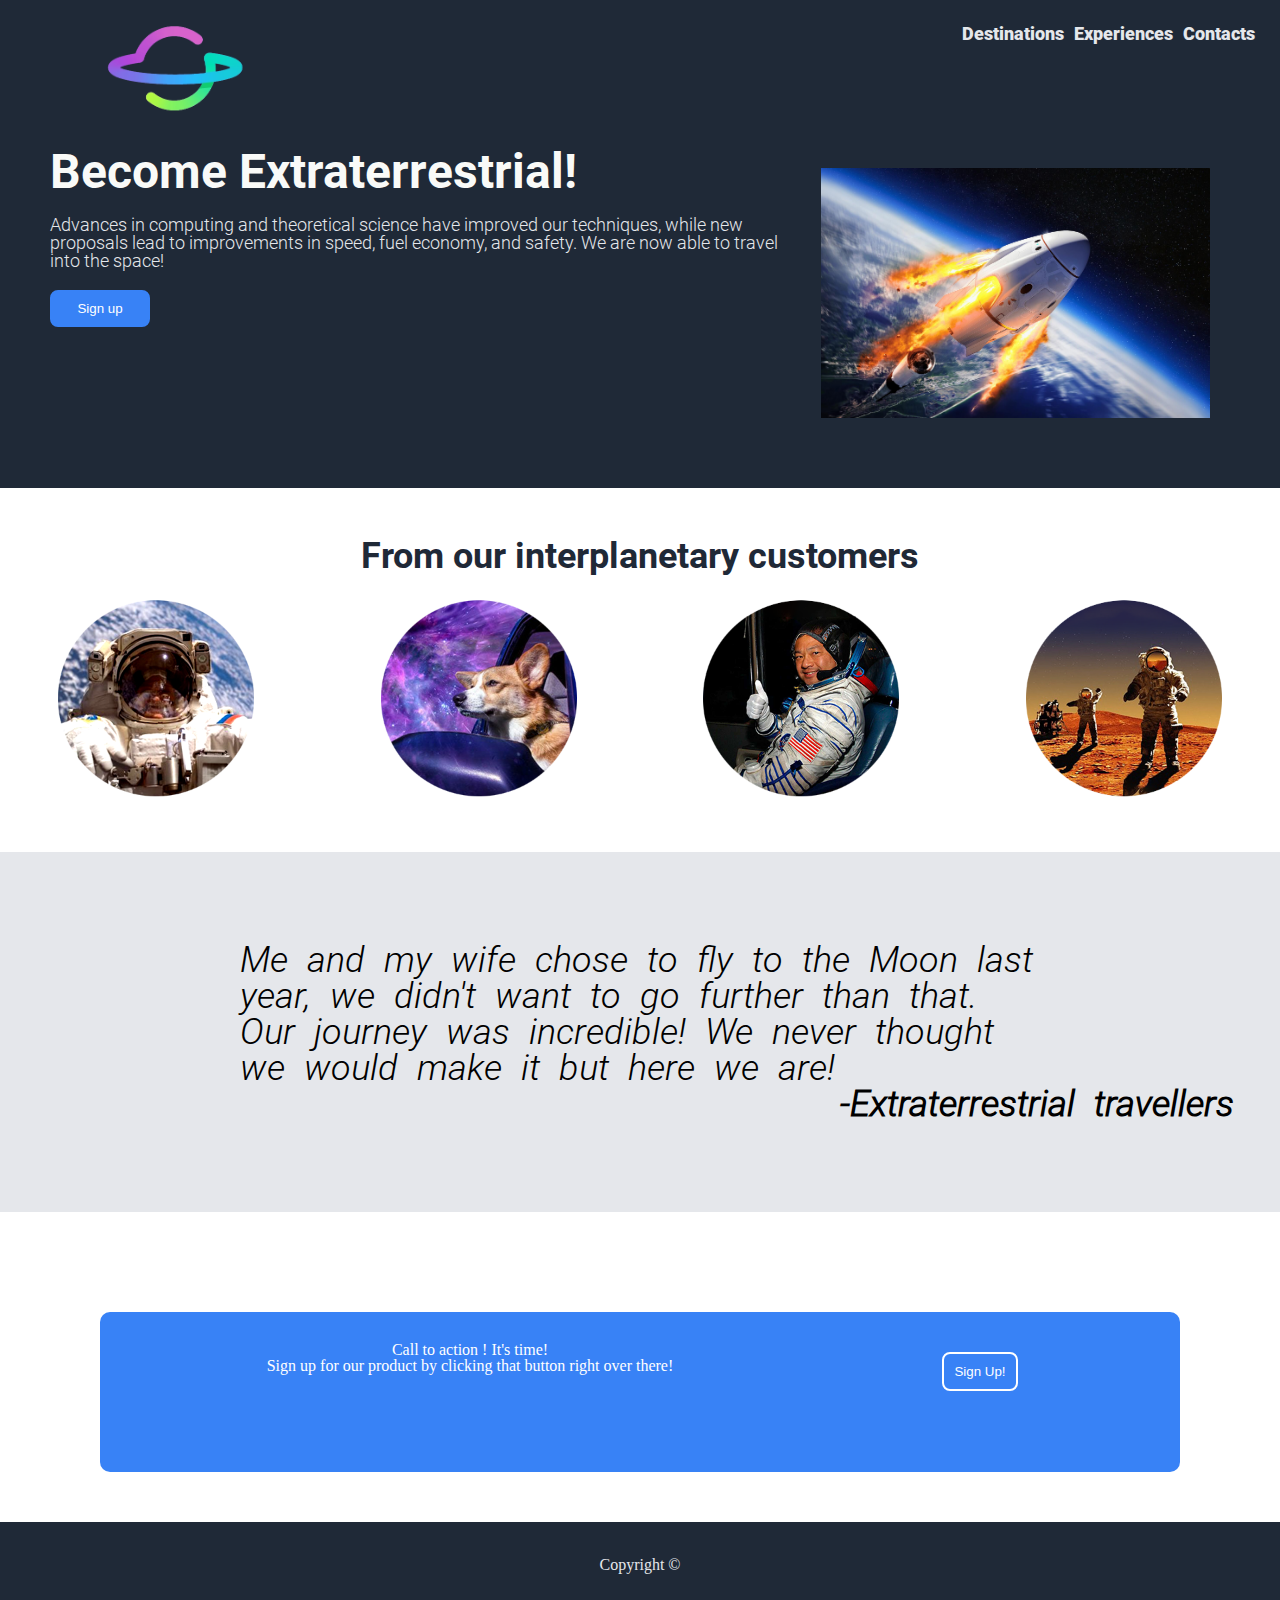
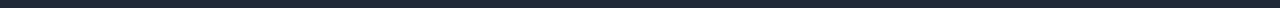
<file: index.html>
<!DOCTYPE html>
<html lang="en">
  <head>
    <meta charset="UTF-8" />
    <meta http-equiv="X-UA-Compatible" content="IE=edge" />
    <meta name="viewport" content="width=device-width, initial-scale=1.0" />
    <link rel="stylesheet" href="src/reset.css" media="screen" />
    <link rel="stylesheet" href="src/style.css" />
    <title>Site</title>
  </head>
  <body>

     <header class="hero">
      <div class="logo">
        <a href="#"> <img src="./res/logo.png" id="large-logo" /> </a>
      </div>
      <nav class="links">
        <li><a href="./pages/destinations.html"> Destinations </a></li>
        <li><a href="./pages/experiences.html"> Experiences</a></li>
        <li><a href="./pages/contacts.html"> Contacts </a></li>
      </nav>
    </header>
    <main>

      <section class="top-body">
        <div>
          <h1><strong>Become Extraterrestrial!</strong></h1>
          <h4>
            Advances in computing and theoretical science have improved our techniques, 
            while new proposals lead to improvements in speed, fuel economy, and safety.
            We are now able to travel into the space!</br>
          </h4>
        <button class="top-button">Sign up</button>
        </div>
          <figure class="top-image">
            <img src="./res/spaceship.jpg" alt="Spaceship travelling in space">
            <figcaption> Spaceship travelling in space </figcaption>
          </figure>
      </section>

      <section class="middle-body">
        <h2>From our interplanetary customers</h2>
        <div class="photos-grid"> 
          <figure class="box">
            <img src="./res/marspeople_round.png" >
            <figcaption> Travellers from Mars</figcaption>
          </figure>
          <figure class="box">
            <img src="./res/spacedog_round.png" >
            <figcaption> Travelling pet</figcaption>
          </figure>
          <figure class="box">
            <img src="./res/venuspeople_round.png" >
            <figcaption> Travelling to Venus</figcaption>
          </figure>
          <figure class="box">
            <img src="./res/mission_round.png" >
            <figcaption> Mission</figcaption>
          </figure> 
        </div>  
        <div class="quote-container">
          <blockquote>
           Me and my wife chose to fly to the Moon last year, we didn't want to go further than that.
           Our journey was incredible! We never thought we would make it but here we are!  </br>
          <cite class="signature">-Extraterrestrial travellers</cite>
          </blockquote>
        </div>
      </section>

      <section class="action-container">
          <div>
            <p> Call to action ! It's time! </br>Sign up for our product by clicking that
            button right over there! </br>
            </p>
          </div>
          <div>
            <button>Sign Up!</button>
          </div>
        </div>
      </section>
    </main>

    <footer>
      <div class="copyright">Copyright © </div>
    </footer>
  </body>
</html>
</file>
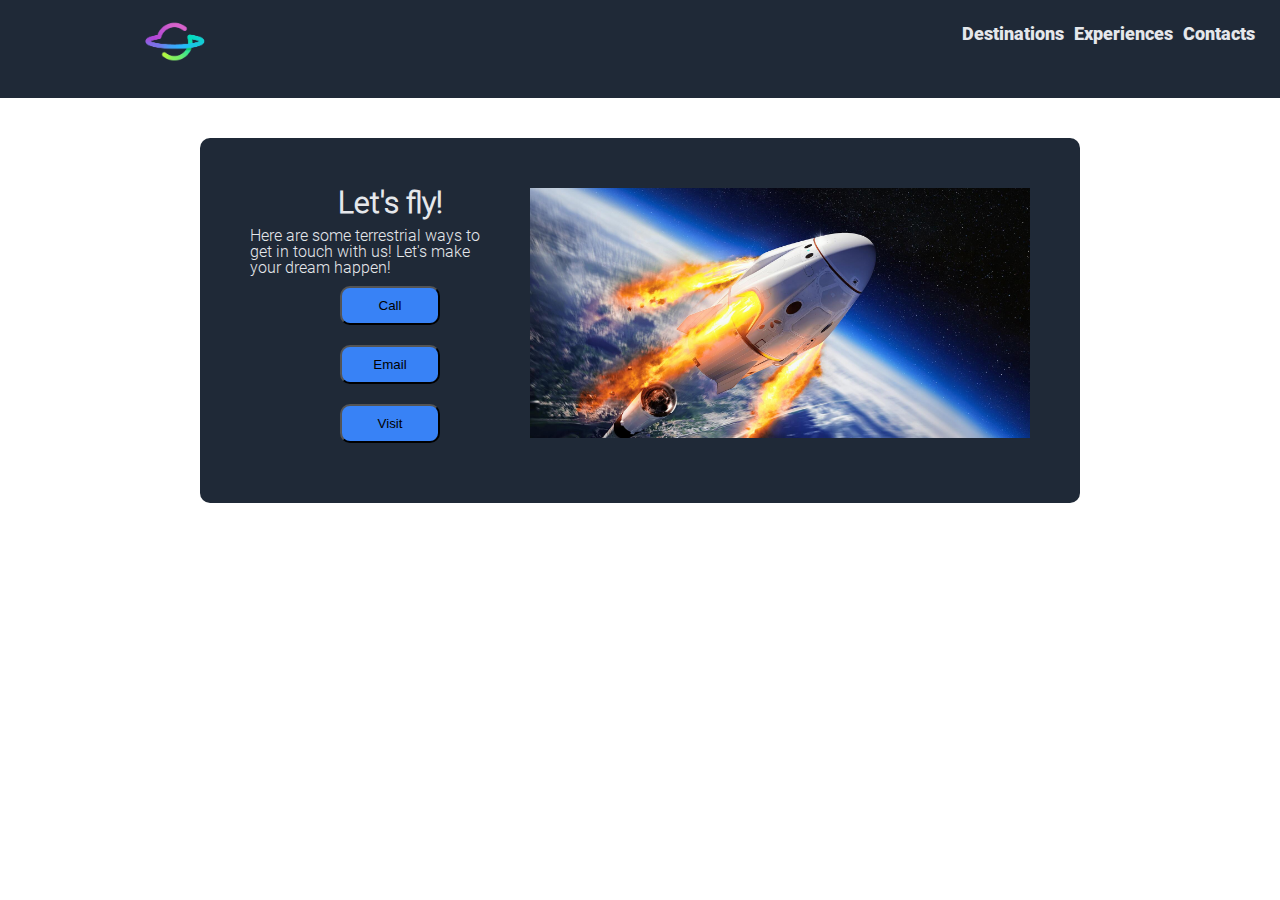
<file: pages/contacts.html>
<!DOCTYPE html>
<html lang="en">
  <head>
    <meta charset="UTF-8" />
    <meta http-equiv="X-UA-Compatible" content="IE=edge" />
    <meta name="viewport" content="width=device-width, initial-scale=1.0" />
    <link rel="stylesheet" href="../src/reset.css" media="screen" />
    <link rel="stylesheet" href="../src/style.css" />
    <title>Contacts</title>
  </head>
  <body>
    <header class="hero">
      <div class="logo">
        <a href="../index.html">
          <img src="../res/logo.png" id="small-logo" />
        </a>
      </div>
      <nav class="links">
        <li><a href="./destinations.html"> Destinations </a></li>
        <li><a href="./experiences.html"> Experiences</a></li>
        <li><a href="./contacts.html"> Contacts </a></li>
      </nav>
    </header>
    <section class="destination">
      <div>
        <h2>Let's fly!</h2>
        <p class="align-left">
          Here are some terrestrial ways to get in touch with us! Let's make
          your dream happen!
        </p>
        <ul>
          <li><button>Call</button></li>
          <li><button>Email</button></li>
          <li><button>Visit</button></li>
        </ul>
      </div>
      <figure>
        <img src="../res/spaceship.jpg" alt="Planet Mars" />
        <figcaption>Planet Mars</figcaption>
      </figure>
    </section>
  </body>
</html>
</file>
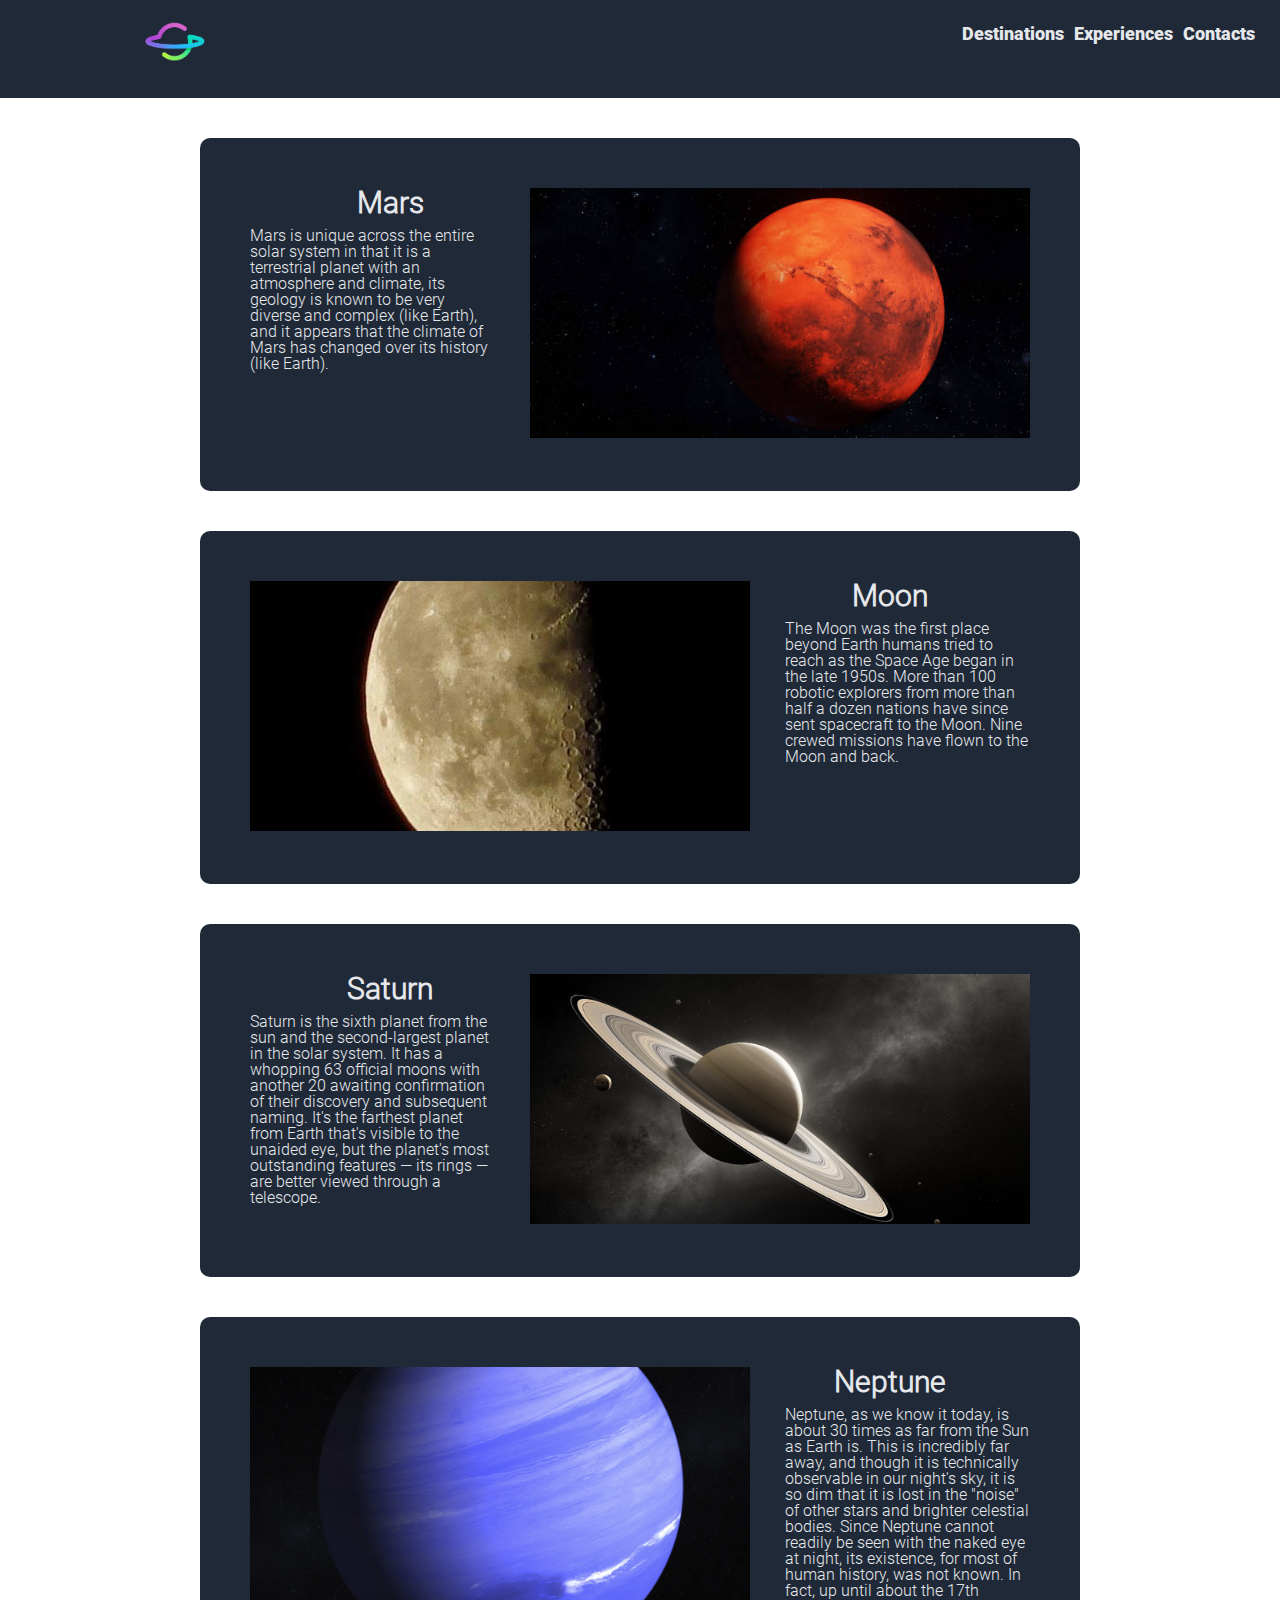
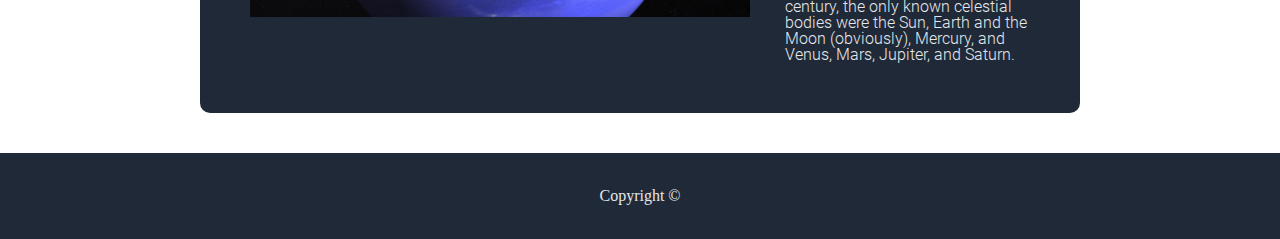
<file: pages/destinations.html>
<!DOCTYPE html>
<html lang="en">
  <head>
    <meta charset="UTF-8" />
    <meta http-equiv="X-UA-Compatible" content="IE=edge" />
    <meta name="viewport" content="width=, initial-scale=1.0" />
    <link rel="stylesheet" href="../src/reset.css" media="screen" />
    <link rel="stylesheet" href="../src/style.css" />
    <title>Destinations</title>
  </head>
  <body>
    <header class="hero">
      <div class="logo">
        <a href="../index.html">
          <img src="../res/logo.png" id="small-logo" />
        </a>
      </div>
      <nav class="links">
        <li><a href="./destinations.html"> Destinations </a></li>
        <li><a href="./experiences.html"> Experiences</a></li>
        <li><a href="./contacts.html"> Contacts </a></li>
      </nav>
    </header>
    <main>
      <section class="destination">
        <div>
          <h2>Mars</h2>
          <p class="align-left">
            Mars is unique across the entire solar system in that it is a
            terrestrial planet with an atmosphere and climate, its geology is
            known to be very diverse and complex (like Earth), and it appears
            that the climate of Mars has changed over its history (like Earth).
          </p>
        </div>
        <figure>
          <img src="../res/mars.jpg" alt="Planet Mars" />
          <figcaption>Planet Mars</figcaption>
        </figure>
      </section>
      <section class="destination">
        <figure>
          <img src="../res/moon.jpg" alt="The Moon" />
          <figcaption>The Moon</figcaption>
        </figure>
        <div>
          <h2>Moon</h2>
          <p class="align-right">
            The Moon was the first place beyond Earth humans tried to reach as
            the Space Age began in the late 1950s. More than 100 robotic
            explorers from more than half a dozen nations have since sent
            spacecraft to the Moon. Nine crewed missions have flown to the Moon
            and back.
          </p>
        </div>
      </section>
      <section class="destination">
        <div>
          <h2>Saturn</h2>
          <p class="align-left">
            Saturn is the sixth planet from the sun and the second-largest
            planet in the solar system. It has a whopping 63 official moons with
            another 20 awaiting confirmation of their discovery and subsequent
            naming. It's the farthest planet from Earth that's visible to the
            unaided eye, but the planet's most outstanding features — its rings
            — are better viewed through a telescope.
          </p>
        </div>
        <figure>
          <img src="../res/saturn.jpg" alt="Planet Saturn" />
          <figcaption>Planet Saturn</figcaption>
        </figure>
      </section>
      <section class="destination">
        <figure>
          <img src="../res/neptune.jpg" alt="Planet Neptune" />
          <figcaption>Planet Neptune</figcaption>
        </figure>
        <div>
          <h2>Neptune</h2>
          <p class="align-right">
            Neptune, as we know it today, is about 30 times as far from the Sun
            as Earth is. This is incredibly far away, and though it is
            technically observable in our night's sky, it is so dim that it is
            lost in the "noise" of other stars and brighter celestial bodies.
            Since Neptune cannot readily be seen with the naked eye at night,
            its existence, for most of human history, was not known. In fact, up
            until about the 17th century, the only known celestial bodies were
            the Sun, Earth and the Moon (obviously), Mercury, and Venus, Mars,
            Jupiter, and Saturn.
          </p>
        </div>
      </section>
    </main>

    <footer>
      <div class="copyright">Copyright ©</div>
    </footer>
  </body>
</html>
</file>
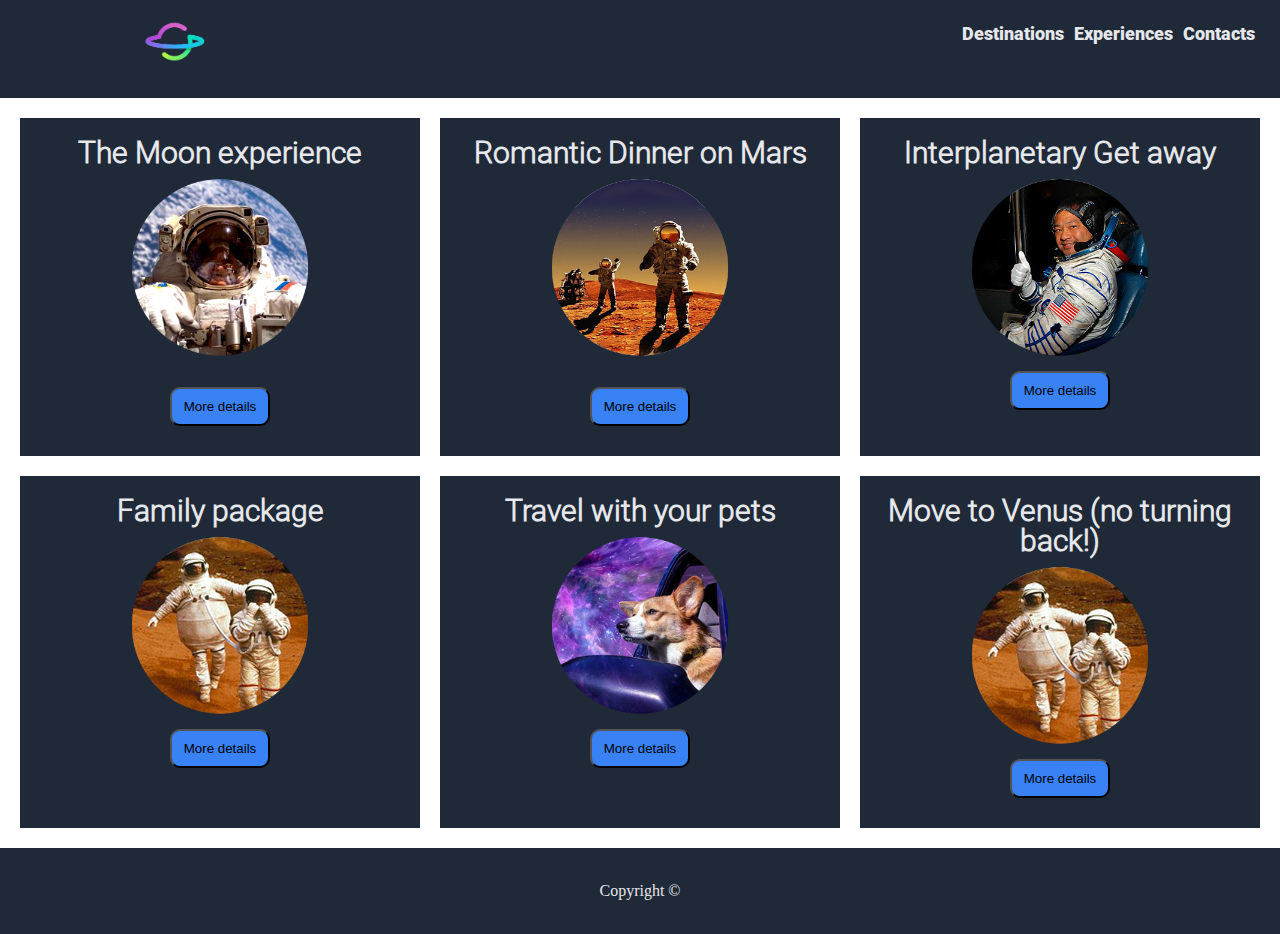
<file: pages/experiences.html>
<!DOCTYPE html>
<html lang="en">
  <head>
    <meta charset="UTF-8" />
    <meta http-equiv="X-UA-Compatible" content="IE=edge" />
    <meta name="viewport" content="width=device-width, initial-scale=1.0" />
    <link rel="stylesheet" href="../src/reset.css" media="screen" />
    <link rel="stylesheet" href="../src/style.css" />
    <title>Experiences</title>
  </head>
  <body>
    <header class="hero">
      <div class="logo">
        <a href="../index.html">
          <img src="../res/logo.png" id="small-logo" />
        </a>
      </div>
      <nav class="links">
        <li><a href="./destinations.html"> Destinations </a></li>
        <li><a href="./experiences.html"> Experiences</a></li>
        <li><a href="./contacts.html"> Contacts </a></li>
      </nav>
    </header>
    <section class="main-grid">
      <div class="card">
        <h2>The Moon experience</h2>
        <figure>
        <img
          src="../res/marspeople_round.png"
          alt="People walking on Mars"
          width="50%"
        /></figure>
       <figcaption> People walking on Mars</figcaption> <br />
        <button>More details</button>
      </div>
      <div class="card">
        <h2>Romantic Dinner on Mars</h2>
        <figure>
        <img
          src="../res/mission_round.png"
          alt="People walking on Mars"
          width="50%"
        /></figure>
       <figcaption> People walking on Mars</figcaption> <br />
        <button>More details</button>
      </div>
      </div>
      <div class="card">
        <h2>Interplanetary Get away</h2>
        <figure>
        <img
          src="../res/venuspeople_round.png"
          alt="Group of people on a planet"
          width="50%"
        />
        <br /></figure>
        <figcaption> Group of people on a planet</figcaption>
        <button>More details</button>
      </div>
      </div>
      <div class="card">
        <h2>Family package</h2>
        <figure>
        <img
          src="../res/walkinonmars_round.png"
          alt="Group of people on a planet"
          width="50%"
        />
        <br /></figure>
        <figcaption> Group of people on a planet</figcaption>
        <button>More details</button>
      </div>
      </div>
      <div class="card">
        <h2>Travel with your pets</h2>
        <figure>
        <img
          src="../res/spacedog_round.png"
          alt="Dog travelling in space"
          width="50%"
        />
        <br /></figure>
        <figcaption> Group of people on a planet</figcaption>
        <button>More details</button>
      </div>
      </div>
      <div class="card">
        <h2>Move to Venus (no turning back!)</h2>
        <figure>
        <img
          src="../res/walkinonmars_round.png"
          alt="Moving on a planet"
          width="50%"
        />
        <br /></figure>
        <figcaption> Group of people on a planet</figcaption>
        <button>More details</button>
      </div>
      </div>
    </section>
    <footer>
      <div class="copyright">Copyright ©</div>
    </footer>
  </body>
</html>
</file>
<file: src/style.css>
@font-face {
  font-family: "Roboto";
  src: url(../fonts/Roboto/Roboto-Black.ttf) format("truetype");
}

@font-face {
  font-family: "Roboto-Bold";
  src: url(../fonts/Roboto/Roboto-Bold.ttf) format("truetype");
  font-weight: bolder;
}

@font-face {
  font-family: "Roboto-Light";
  src: url(../fonts/Roboto/Roboto-Light.ttf) format("truetype");
  font-weight: lighter;
}

@font-face {
  font-family: "Roboto-LightItalic";
  src: url(../fonts/Roboto/Roboto-LightItalic.ttf) format("truetype");
}
body {
  text-align: center;
}

.hero,
.copywrite,
.top-body {
  background: #1f2937;
  color: white;
}

.hero {
  padding: 20px;
}
.links {
  display: flex;
  position: relative;
  justify-content: end;
  align-items: space-between;
  font-family: "Roboto", sans-serif;
  font-size: 18px;
  margin-bottom: 30px;
}
.links li {
  font-size: 24;
  list-style: none;
  margin: 5px;
}
.links a {
  color: #e5e7eb;
  text-decoration: none;
}
.logo {
  display: flex;
  position: absolute;
  left: 10px;
  right: 50px;
  align-items: left;
  color: #f9faf8;
}
.logo:hover {
  cursor: pointer;
  cursor: yellow;
}

#large-logo {
  width: 45%;
}
#small-logo {
  width: 20%;
}
.top-body {
  padding-top: 20px;
  display: flex;
  flex-direction: row;
  justify-content: space-between;
  text-align: left;
  padding: 50px;
}

.top-body h1 {
  font-family: "Roboto-Bold";
  font-size: 48px;
  font-weight: bolder;
  color: #f9faf8;
}

.top-body h4 {
  font-family: "Roboto-Light";
  font-size: 18px;
  color: #e5e7eb;
  margin-top: 20px;
  margin-bottom: 20px;
  text-align: left;
}
.top-image {
  display: flex;
  width: 800px;
  padding: 20px;
}
.top-image img {
  object-fit: cover;
  height: 250px;
  width: 100%;
}
figcaption {
  display: none;
}
.top-button {
  padding: 9px;
  background: #3882f6;
  border-radius: 8px;
  color: white;
  border: 2px solid #3882f6;
  width: 100px;
}

.photos-grid {
  display: grid;
  grid-template-columns: 1fr 1fr 1fr 1fr;
  grid-gap: 10px;
}
.photos-grid img {
  margin-top: 25px;
  width: 200px;
}

.main-grid {
  display: grid;
  grid-template-columns: 1fr 1fr 1fr;
  grid-gap: 20px;
  margin: 20px;
}
.middle-body h2 {
  margin-top: 50px;
  font-size: 36px;
  font-family: "Roboto-Bold";
  font-weight: bolder;
  color: #1f2937;
}
.action-container,
.footer-button {
  background: #3882f6;
}

.quote-container {
  display: flex;
  align-items: center;
  justify-content: space-around;
  background-color: #e5e7eb;
  height: 200px;
  padding: 80px;
  margin-top: 50px;
}
blockquote {
  word-spacing: 10px;
  text-align: left;
  width: 800px;
  font-family: "Roboto-LightItalic";
  font-size: 36px;
}
cite {
  position: relative;
  left: 600px;
  margin-top: 20px;
  font-weight: bold;
}
.action-container {
  display: grid;
  grid-template-columns: 2fr 1fr;
  margin-bottom: 50px;
  margin-top: 100px;
  margin-left: 100px;
  margin-right: 100px;
  padding: 30px;
  height: 100px;
  border-radius: 10px;
  color: white;
}

.main-grid h2 {
  margin-bottom: 10px;
  font-size: 30px;
  font-weight: bolder;
}
.main-grid .card {
  background: #1f2937;
  color: #e5e7eb;
  padding: 20px;
  text-align: center;
  font-family: "Roboto-Light", sans-serif;
}
.main-grid button {
  margin-top: 20px;
  text-align: center;
  padding: 10px;
  margin: 10px 10px;
  background: #3882f6;
  width: 100px;
  border-radius: 10px;
}

.destination {
  font-family: "Roboto-Light", sans-serif;
  display: flex;
  flex-direction: row;
  justify-content: space-between;
  margin: 40px 200px 40px 200px;
  color: #e5e7eb;
  background: #1f2937;
  padding: 50px;
  border-radius: 10px;
}
.destination img {
  object-fit: cover;
  width: 500px;
  height: 250px;
}
.destination .align-left {
  margin-right: 35px;
  text-align: left;
  font-family: "Roboto-Light", sans-serif;
}

.destination .align-right {
  margin-left: 35px;
  text-align: left;
  font-family: "Roboto-Light", sans-serif;
}

.destination h2 {
  margin-bottom: 10px;
  font-size: 30px;
  font-weight: bolder;
}

.destination button {
  padding: 10px;
  margin: 10px 10px;
  background: #3882f6;
  width: 100px;
  border-radius: 10px;
}
.action-container button {
  padding: 10px;
  background-color: #3882f6;
  color: white;
  border: 2px solid white;
  margin-top: 10px;
  border-radius: 8px;
}

.action-container-contact {
  margin-top: 30px;
  background: #3882f6;
  border-radius: 20px;
}

.action-container-contact .lets-talk {
  font-size: 20px;
  font-family: "Roboto-Bold";
  font-weight: bolder;
  color: #e5e7eb;
  padding: 60px;
  background: #3882f6;
}
.action-container-contact button {
  padding: 15px;
  width: 100px;
  margin-top: 30px;
  border-radius: 9pc;
  border: 2px solid #e5e7eb;
  font-family: "Roboto", sans-serif;
  color: #3882f6;
}

.copyright {
  padding: 20px;
  background: #1f2937;
  color: #e5e7eb;
  padding: 35px;
}
</file>
